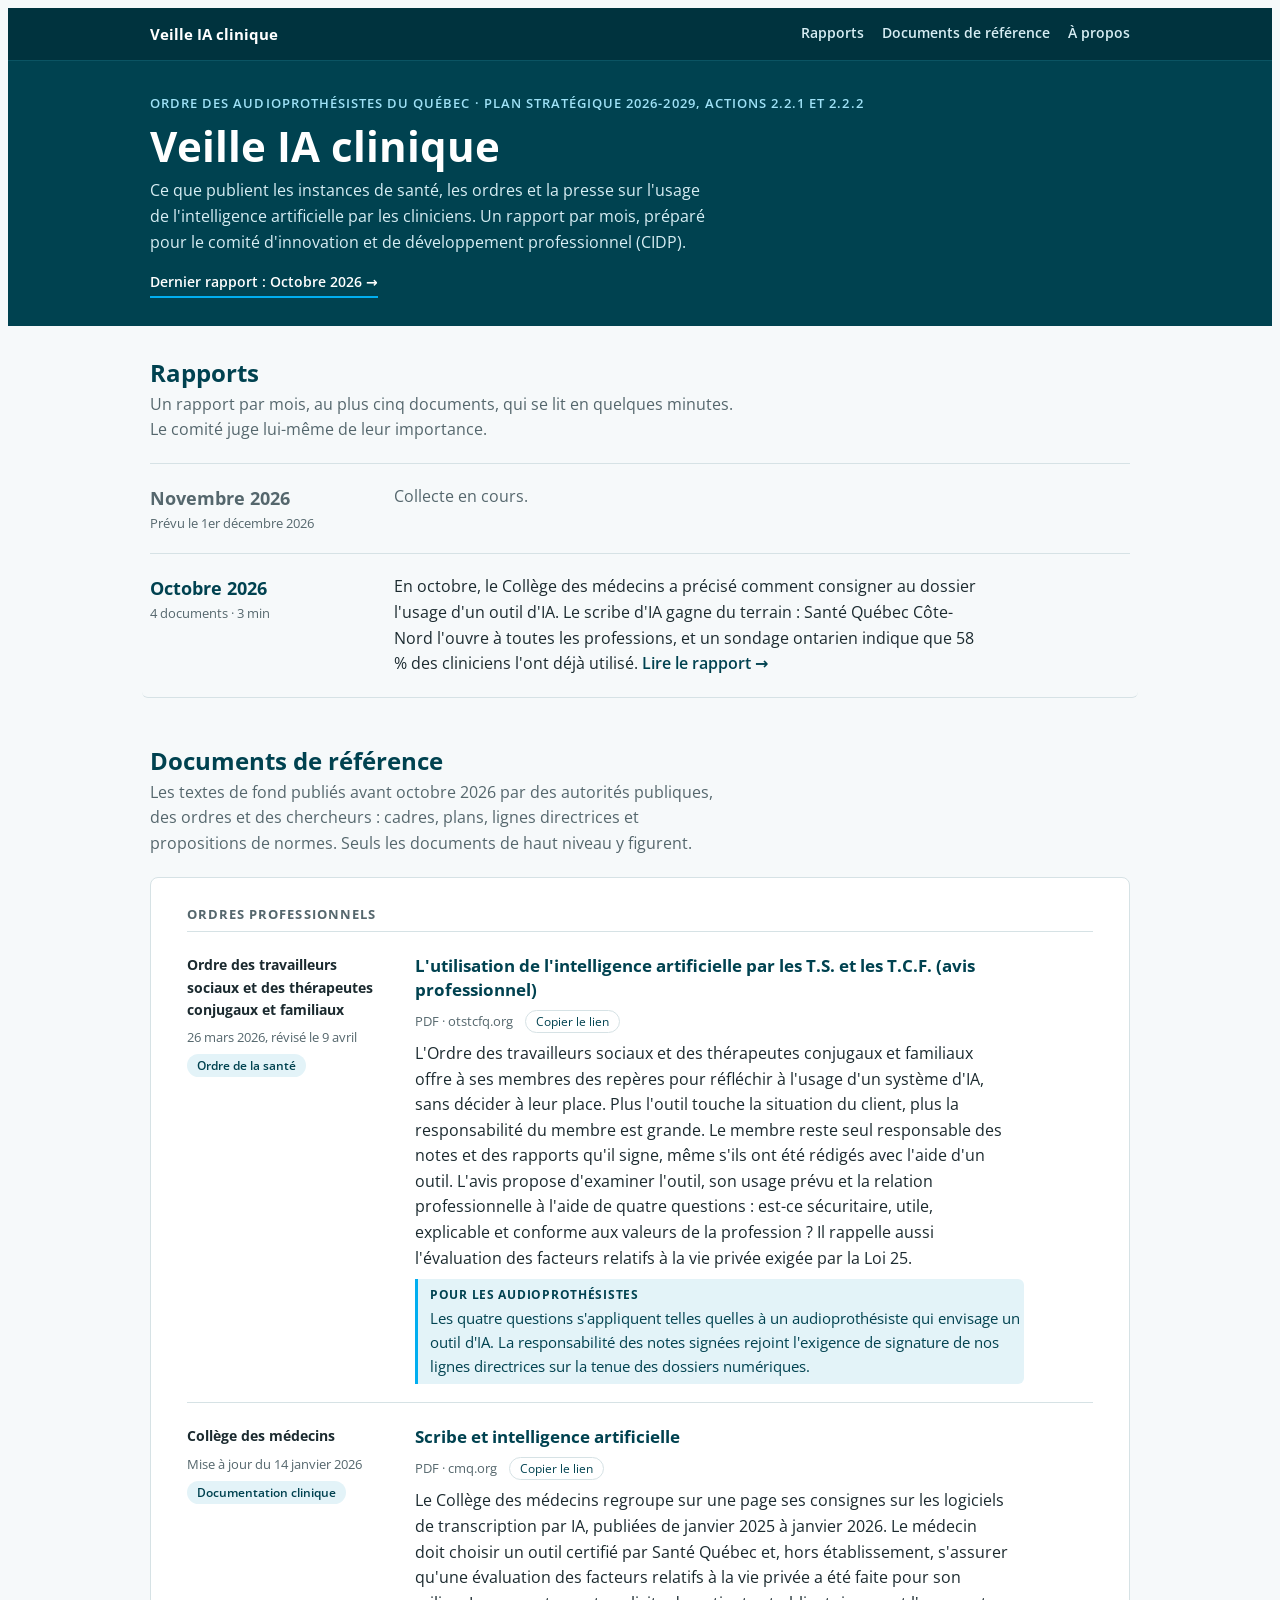
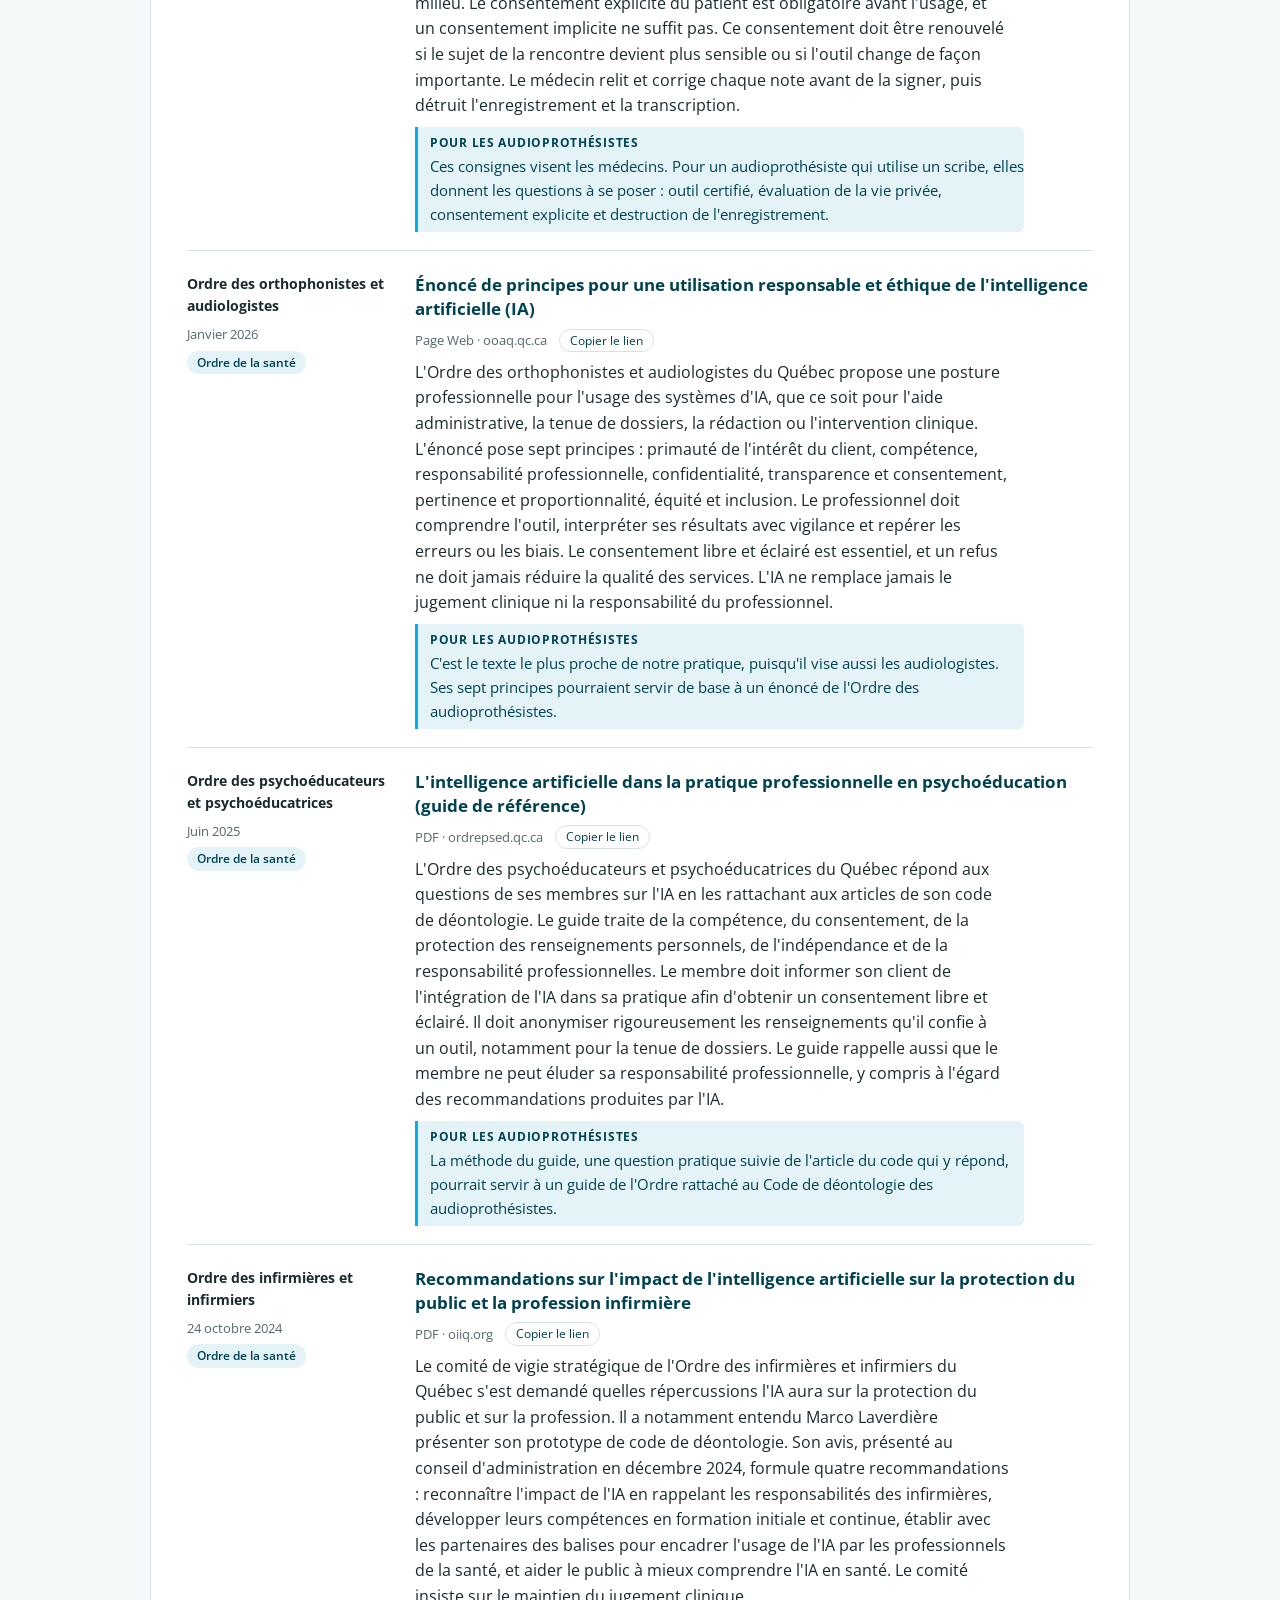
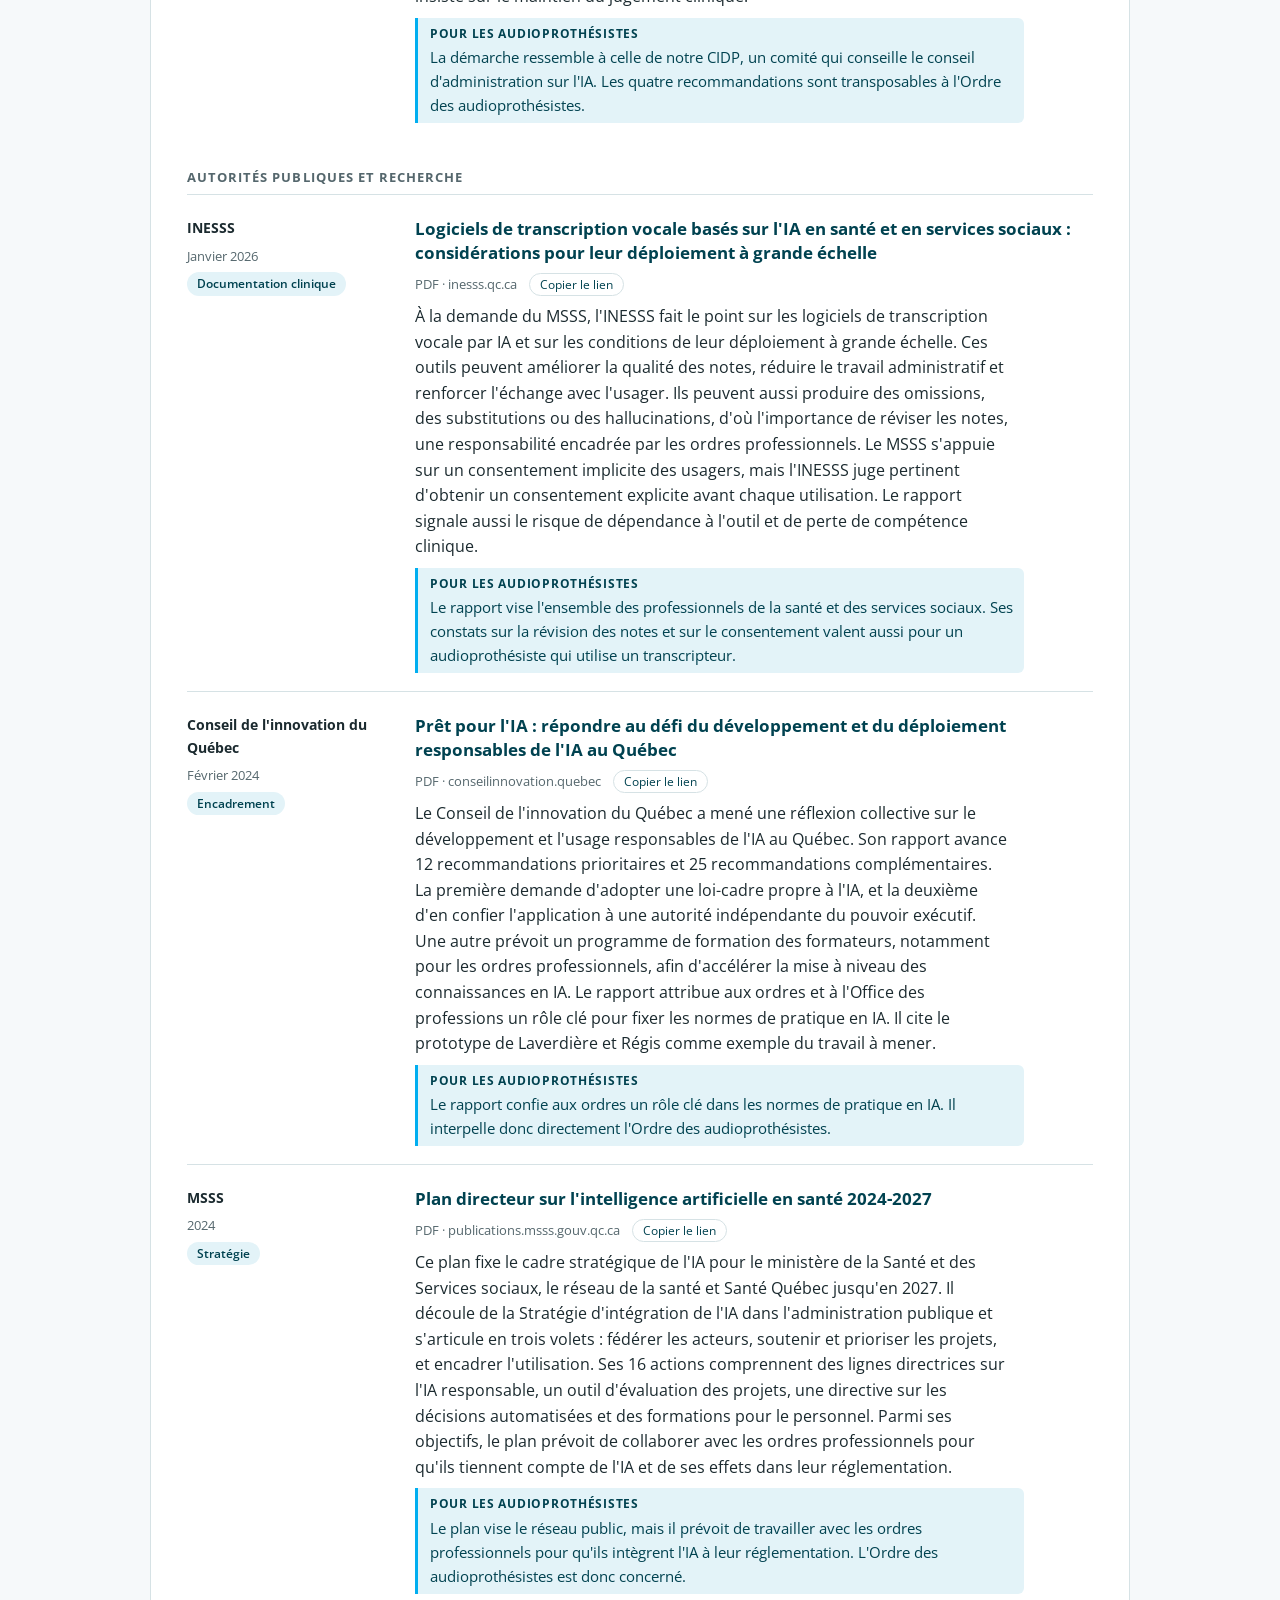
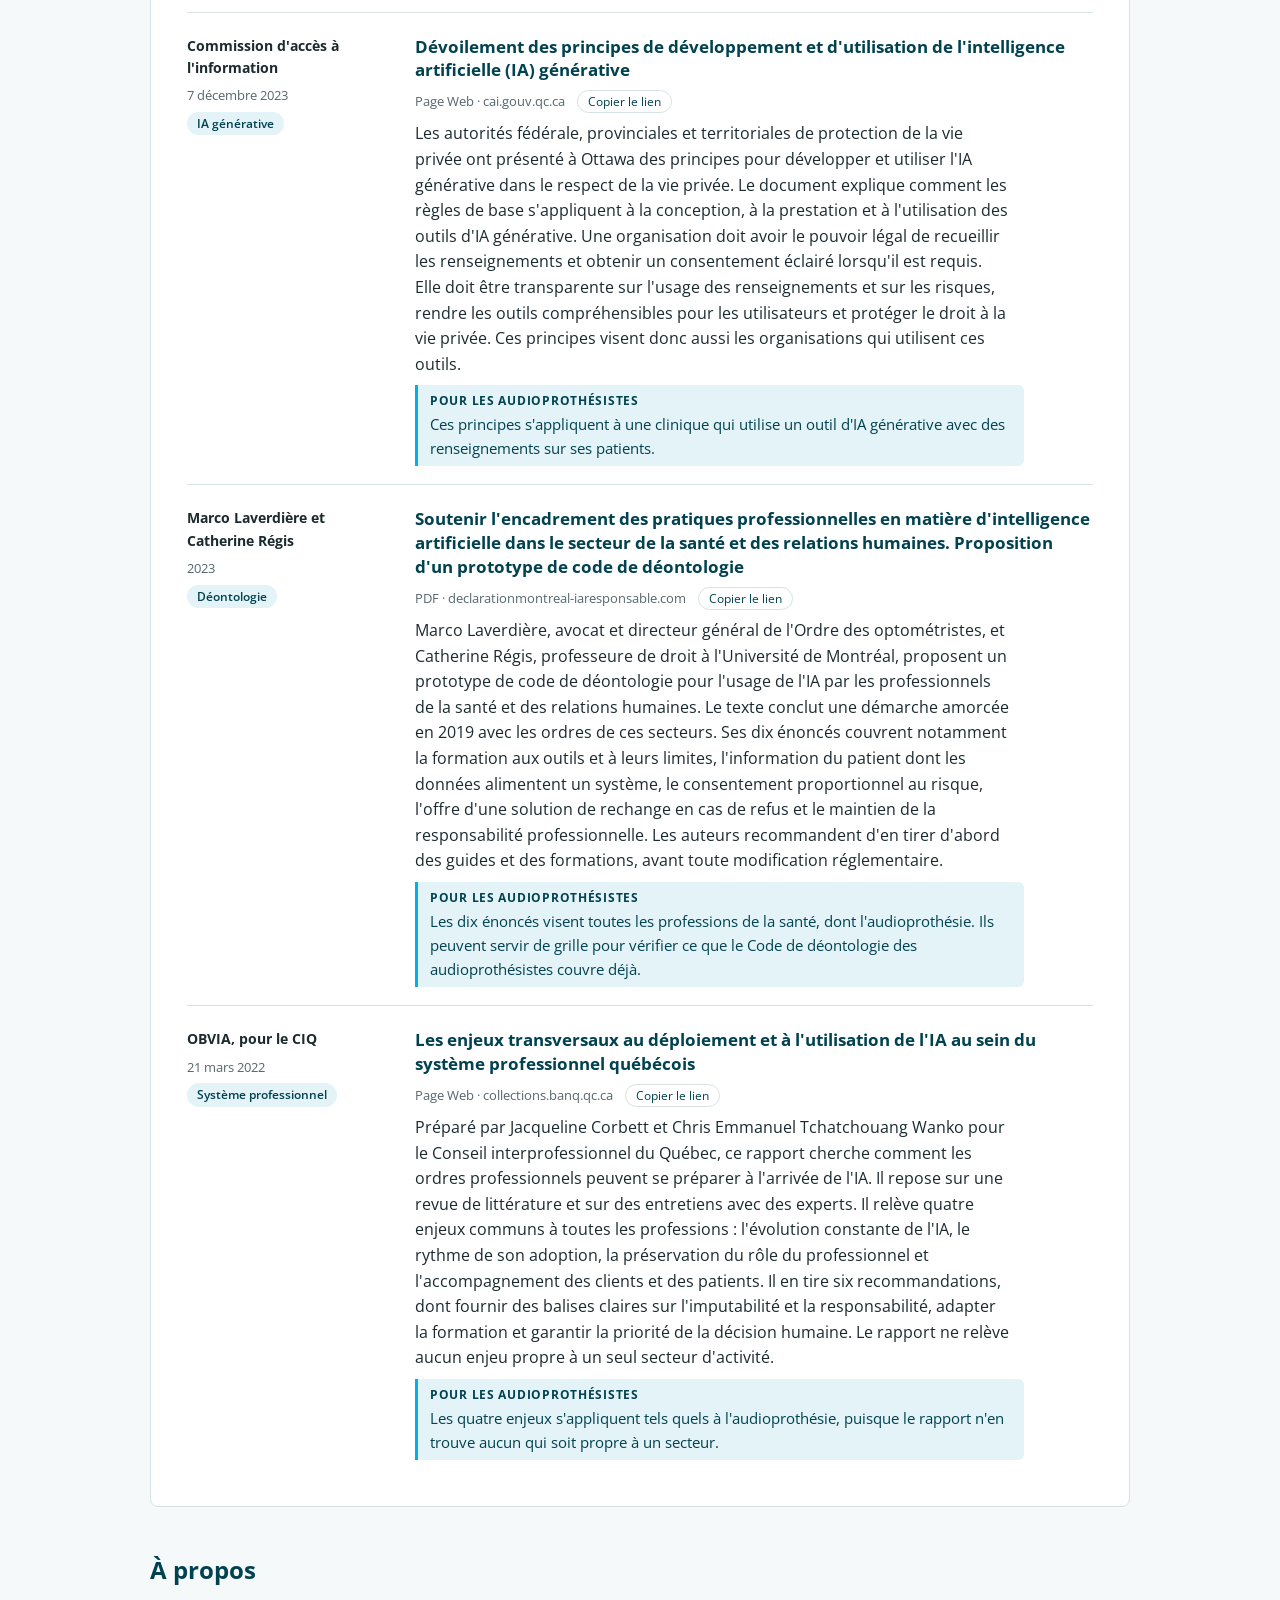
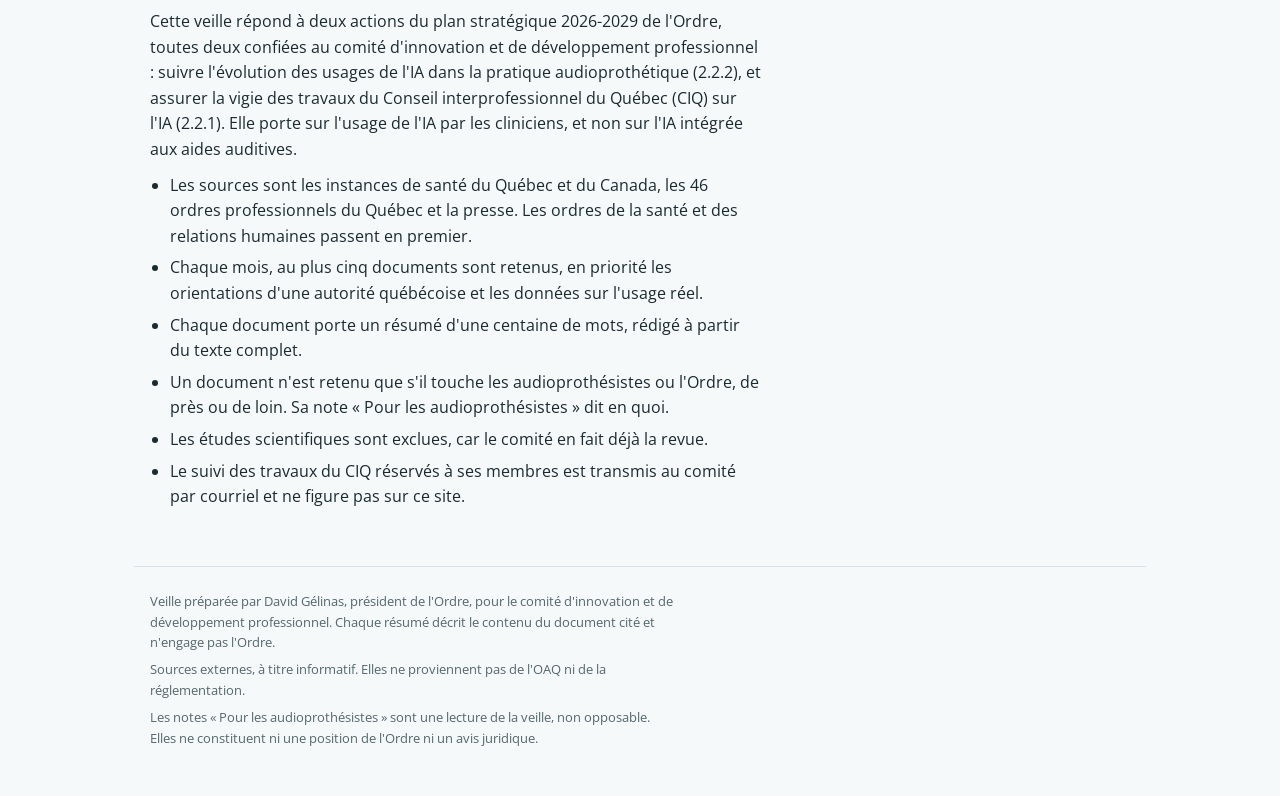
<file: index.html>
<!doctype html>
<html lang="fr-CA">
<head>
<meta charset="utf-8">
<meta name="viewport" content="width=device-width, initial-scale=1, viewport-fit=cover">
<title>Veille IA clinique</title>
<link rel="stylesheet" href="https://fonts.googleapis.com/css2?family=Open+Sans:ital,wght@0,400;0,600;0,700;1,400&amp;display=swap">
<link rel="stylesheet" href="assets/style.css">
</head>
<body>
<a class="sauter" href="#contenu">Aller au contenu</a>
<nav class="barre" aria-label="Navigation principale">
  <div class="cadre barre-interieur">
    <a class="marque" href="index.html">Veille IA clinique</a>
    <div class="barre-liens">
      <a href="index.html#rapports">Rapports</a>
      <a href="index.html#references">Documents de référence</a>
      <a href="index.html#a-propos">À propos</a>
    </div>
  </div>
</nav>
<header class="bandeau">
  <div class="cadre">
    <span class="surtitre">Ordre des audioprothésistes du Québec · Plan stratégique 2026-2029, actions 2.2.1 et 2.2.2</span>
    <h1>Veille IA clinique</h1>
    <p class="sous-titre">Ce que publient les instances de santé, les ordres et la presse sur l'usage de l'intelligence artificielle par les cliniciens. Un rapport par mois, préparé pour le comité d'innovation et de développement professionnel (CIDP).</p>
    <a class="dernier" href="rapports/2026-10.html">Dernier rapport : Octobre 2026 →</a>
  </div>
</header>
<main id="contenu">
  <div class="cadre">
    <section id="rapports" aria-labelledby="t-rapports">
      <div>
        <h2 id="t-rapports">Rapports</h2>
        <p class="intro">Un rapport par mois, au plus cinq documents, qui se lit en quelques minutes. Le comité juge lui-même de leur importance.</p>
      </div>
      <div class="liste-rapports">
        <div class="rapport-ligne a-venir">
          <div><div class="mois">Novembre 2026</div><div class="compte">Prévu le 1er décembre 2026</div></div>
          <p>Collecte en cours.</p>
        </div>
        <a class="rapport-ligne lien-bloc" href="rapports/2026-10.html">
          <div><div class="mois">Octobre 2026</div><div class="compte">4 documents · 3 min</div></div>
          <p>En octobre, le Collège des médecins a précisé comment consigner au dossier l&#x27;usage d&#x27;un outil d&#x27;IA. Le scribe d&#x27;IA gagne du terrain : Santé Québec Côte-Nord l&#x27;ouvre à toutes les professions, et un sondage ontarien indique que 58 % des cliniciens l&#x27;ont déjà utilisé. <span class="lire">Lire le rapport →</span></p>
        </a>
      </div>
    </section>
    <section id="references" aria-labelledby="t-ref">
      <div>
        <h2 id="t-ref">Documents de référence</h2>
        <p class="intro">Les textes de fond publiés avant octobre 2026 par des autorités publiques, des ordres et des chercheurs : cadres, plans, lignes directrices et propositions de normes. Seuls les documents de haut niveau y figurent.</p>
      </div>
      <div class="rapport" id="liste-references">
        <div class="rubrique">
          <h3>Ordres professionnels</h3>
        <div class="doc" id="ref-l-utilisation-de-l-intelligence-artificielle-par-les-t-s-et">
          <div class="meta"><span class="org">Ordre des travailleurs sociaux et des thérapeutes conjugaux et familiaux</span><time datetime="2026-03-26">26 mars 2026, révisé le 9 avril</time><span class="puce">Ordre de la santé</span></div>
          <div class="corps">
            <h4><a href="https://www.otstcfq.org/wp-content/uploads/2026/04/Avis-SIA-2026-03-26-Rev-1.pdf" target="_blank" rel="noopener">L&#x27;utilisation de l&#x27;intelligence artificielle par les T.S. et les T.C.F. (avis professionnel)</a></h4>
            <div class="source">PDF · otstcfq.org <button type="button" class="copier" data-ancre="ref-l-utilisation-de-l-intelligence-artificielle-par-les-t-s-et">Copier le lien</button></div>
            <p>L&#x27;Ordre des travailleurs sociaux et des thérapeutes conjugaux et familiaux offre à ses membres des repères pour réfléchir à l&#x27;usage d&#x27;un système d&#x27;IA, sans décider à leur place. Plus l&#x27;outil touche la situation du client, plus la responsabilité du membre est grande. Le membre reste seul responsable des notes et des rapports qu&#x27;il signe, même s&#x27;ils ont été rédigés avec l&#x27;aide d&#x27;un outil. L&#x27;avis propose d&#x27;examiner l&#x27;outil, son usage prévu et la relation professionnelle à l&#x27;aide de quatre questions : est-ce sécuritaire, utile, explicable et conforme aux valeurs de la profession ? Il rappelle aussi l&#x27;évaluation des facteurs relatifs à la vie privée exigée par la Loi 25.</p>
            <p class="audio"><span class="audio-tag">Pour les audioprothésistes</span> Les quatre questions s&#x27;appliquent telles quelles à un audioprothésiste qui envisage un outil d&#x27;IA. La responsabilité des notes signées rejoint l&#x27;exigence de signature de nos lignes directrices sur la tenue des dossiers numériques.</p>
          </div>
        </div>
        <div class="doc" id="ref-scribe-et-intelligence-artificielle">
          <div class="meta"><span class="org">Collège des médecins</span><time datetime="2026-01-14">Mise à jour du 14 janvier 2026</time><span class="puce">Documentation clinique</span></div>
          <div class="corps">
            <h4><a href="https://cms.cmq.org/files/documents/Pratiquer-medecine/IA/scribe-ia.pdf" target="_blank" rel="noopener">Scribe et intelligence artificielle</a></h4>
            <div class="source">PDF · cmq.org <button type="button" class="copier" data-ancre="ref-scribe-et-intelligence-artificielle">Copier le lien</button></div>
            <p>Le Collège des médecins regroupe sur une page ses consignes sur les logiciels de transcription par IA, publiées de janvier 2025 à janvier 2026. Le médecin doit choisir un outil certifié par Santé Québec et, hors établissement, s&#x27;assurer qu&#x27;une évaluation des facteurs relatifs à la vie privée a été faite pour son milieu. Le consentement explicite du patient est obligatoire avant l&#x27;usage, et un consentement implicite ne suffit pas. Ce consentement doit être renouvelé si le sujet de la rencontre devient plus sensible ou si l&#x27;outil change de façon importante. Le médecin relit et corrige chaque note avant de la signer, puis détruit l&#x27;enregistrement et la transcription.</p>
            <p class="audio"><span class="audio-tag">Pour les audioprothésistes</span> Ces consignes visent les médecins. Pour un audioprothésiste qui utilise un scribe, elles donnent les questions à se poser : outil certifié, évaluation de la vie privée, consentement explicite et destruction de l&#x27;enregistrement.</p>
          </div>
        </div>
        <div class="doc" id="ref-enonce-de-principes-pour-une-utilisation-responsable-et-ethi">
          <div class="meta"><span class="org">Ordre des orthophonistes et audiologistes</span><time datetime="2026-01">Janvier 2026</time><span class="puce">Ordre de la santé</span></div>
          <div class="corps">
            <h4><a href="https://www.ooaq.qc.ca/decouvrir/publications-medias/memoires/enonce-principes-utilisation-responsable-ethique-intelligence-artificielle-ia/" target="_blank" rel="noopener">Énoncé de principes pour une utilisation responsable et éthique de l&#x27;intelligence artificielle (IA)</a></h4>
            <div class="source">Page Web · ooaq.qc.ca <button type="button" class="copier" data-ancre="ref-enonce-de-principes-pour-une-utilisation-responsable-et-ethi">Copier le lien</button></div>
            <p>L&#x27;Ordre des orthophonistes et audiologistes du Québec propose une posture professionnelle pour l&#x27;usage des systèmes d&#x27;IA, que ce soit pour l&#x27;aide administrative, la tenue de dossiers, la rédaction ou l&#x27;intervention clinique. L&#x27;énoncé pose sept principes : primauté de l&#x27;intérêt du client, compétence, responsabilité professionnelle, confidentialité, transparence et consentement, pertinence et proportionnalité, équité et inclusion. Le professionnel doit comprendre l&#x27;outil, interpréter ses résultats avec vigilance et repérer les erreurs ou les biais. Le consentement libre et éclairé est essentiel, et un refus ne doit jamais réduire la qualité des services. L&#x27;IA ne remplace jamais le jugement clinique ni la responsabilité du professionnel.</p>
            <p class="audio"><span class="audio-tag">Pour les audioprothésistes</span> C&#x27;est le texte le plus proche de notre pratique, puisqu&#x27;il vise aussi les audiologistes. Ses sept principes pourraient servir de base à un énoncé de l&#x27;Ordre des audioprothésistes.</p>
          </div>
        </div>
        <div class="doc" id="ref-l-intelligence-artificielle-dans-la-pratique-professionnelle">
          <div class="meta"><span class="org">Ordre des psychoéducateurs et psychoéducatrices</span><time datetime="2025-06">Juin 2025</time><span class="puce">Ordre de la santé</span></div>
          <div class="corps">
            <h4><a href="https://ordrepsed.qc.ca/wp-content/uploads/2025/06/Lintelligence-artificielle-dans-la-pratique-professionnelle-en-psychoeducation-Guide-de-reference.pdf" target="_blank" rel="noopener">L&#x27;intelligence artificielle dans la pratique professionnelle en psychoéducation (guide de référence)</a></h4>
            <div class="source">PDF · ordrepsed.qc.ca <button type="button" class="copier" data-ancre="ref-l-intelligence-artificielle-dans-la-pratique-professionnelle">Copier le lien</button></div>
            <p>L&#x27;Ordre des psychoéducateurs et psychoéducatrices du Québec répond aux questions de ses membres sur l&#x27;IA en les rattachant aux articles de son code de déontologie. Le guide traite de la compétence, du consentement, de la protection des renseignements personnels, de l&#x27;indépendance et de la responsabilité professionnelles. Le membre doit informer son client de l&#x27;intégration de l&#x27;IA dans sa pratique afin d&#x27;obtenir un consentement libre et éclairé. Il doit anonymiser rigoureusement les renseignements qu&#x27;il confie à un outil, notamment pour la tenue de dossiers. Le guide rappelle aussi que le membre ne peut éluder sa responsabilité professionnelle, y compris à l&#x27;égard des recommandations produites par l&#x27;IA.</p>
            <p class="audio"><span class="audio-tag">Pour les audioprothésistes</span> La méthode du guide, une question pratique suivie de l&#x27;article du code qui y répond, pourrait servir à un guide de l&#x27;Ordre rattaché au Code de déontologie des audioprothésistes.</p>
          </div>
        </div>
        <div class="doc" id="ref-recommandations-sur-l-impact-de-l-intelligence-artificielle">
          <div class="meta"><span class="org">Ordre des infirmières et infirmiers</span><time datetime="2024-10-24">24 octobre 2024</time><span class="puce">Ordre de la santé</span></div>
          <div class="corps">
            <h4><a href="https://www.oiiq.org/documents/20147/1306047/Recommandations-sur-l-impact-de-l-intelligence-artificielle-sur-la-protection-du-public-et-la-profession-infirmiere.pdf" target="_blank" rel="noopener">Recommandations sur l&#x27;impact de l&#x27;intelligence artificielle sur la protection du public et la profession infirmière</a></h4>
            <div class="source">PDF · oiiq.org <button type="button" class="copier" data-ancre="ref-recommandations-sur-l-impact-de-l-intelligence-artificielle">Copier le lien</button></div>
            <p>Le comité de vigie stratégique de l&#x27;Ordre des infirmières et infirmiers du Québec s&#x27;est demandé quelles répercussions l&#x27;IA aura sur la protection du public et sur la profession. Il a notamment entendu Marco Laverdière présenter son prototype de code de déontologie. Son avis, présenté au conseil d&#x27;administration en décembre 2024, formule quatre recommandations : reconnaître l&#x27;impact de l&#x27;IA en rappelant les responsabilités des infirmières, développer leurs compétences en formation initiale et continue, établir avec les partenaires des balises pour encadrer l&#x27;usage de l&#x27;IA par les professionnels de la santé, et aider le public à mieux comprendre l&#x27;IA en santé. Le comité insiste sur le maintien du jugement clinique.</p>
            <p class="audio"><span class="audio-tag">Pour les audioprothésistes</span> La démarche ressemble à celle de notre CIDP, un comité qui conseille le conseil d&#x27;administration sur l&#x27;IA. Les quatre recommandations sont transposables à l&#x27;Ordre des audioprothésistes.</p>
          </div>
        </div>
        </div>
        <div class="rubrique">
          <h3>Autorités publiques et recherche</h3>
        <div class="doc" id="ref-logiciels-de-transcription-vocale-bases-sur-l-ia-en-sante-et">
          <div class="meta"><span class="org">INESSS</span><time datetime="2026-01">Janvier 2026</time><span class="puce">Documentation clinique</span></div>
          <div class="corps">
            <h4><a href="https://www.inesss.qc.ca/fileadmin/doc/INESSS/Rapports/Innov_non_pharma/Transcripteurs_IA_EC_INESSS.pdf" target="_blank" rel="noopener">Logiciels de transcription vocale basés sur l&#x27;IA en santé et en services sociaux : considérations pour leur déploiement à grande échelle</a></h4>
            <div class="source">PDF · inesss.qc.ca <button type="button" class="copier" data-ancre="ref-logiciels-de-transcription-vocale-bases-sur-l-ia-en-sante-et">Copier le lien</button></div>
            <p>À la demande du MSSS, l&#x27;INESSS fait le point sur les logiciels de transcription vocale par IA et sur les conditions de leur déploiement à grande échelle. Ces outils peuvent améliorer la qualité des notes, réduire le travail administratif et renforcer l&#x27;échange avec l&#x27;usager. Ils peuvent aussi produire des omissions, des substitutions ou des hallucinations, d&#x27;où l&#x27;importance de réviser les notes, une responsabilité encadrée par les ordres professionnels. Le MSSS s&#x27;appuie sur un consentement implicite des usagers, mais l&#x27;INESSS juge pertinent d&#x27;obtenir un consentement explicite avant chaque utilisation. Le rapport signale aussi le risque de dépendance à l&#x27;outil et de perte de compétence clinique.</p>
            <p class="audio"><span class="audio-tag">Pour les audioprothésistes</span> Le rapport vise l&#x27;ensemble des professionnels de la santé et des services sociaux. Ses constats sur la révision des notes et sur le consentement valent aussi pour un audioprothésiste qui utilise un transcripteur.</p>
          </div>
        </div>
        <div class="doc" id="ref-pret-pour-l-ia-repondre-au-defi-du-developpement-et-du-deplo">
          <div class="meta"><span class="org">Conseil de l&#x27;innovation du Québec</span><time datetime="2024-02">Février 2024</time><span class="puce">Encadrement</span></div>
          <div class="corps">
            <h4><a href="https://conseilinnovation.quebec/wp-content/uploads/2024/02/Rapport_IA_CIQ.pdf" target="_blank" rel="noopener">Prêt pour l&#x27;IA : répondre au défi du développement et du déploiement responsables de l&#x27;IA au Québec</a></h4>
            <div class="source">PDF · conseilinnovation.quebec <button type="button" class="copier" data-ancre="ref-pret-pour-l-ia-repondre-au-defi-du-developpement-et-du-deplo">Copier le lien</button></div>
            <p>Le Conseil de l&#x27;innovation du Québec a mené une réflexion collective sur le développement et l&#x27;usage responsables de l&#x27;IA au Québec. Son rapport avance 12 recommandations prioritaires et 25 recommandations complémentaires. La première demande d&#x27;adopter une loi-cadre propre à l&#x27;IA, et la deuxième d&#x27;en confier l&#x27;application à une autorité indépendante du pouvoir exécutif. Une autre prévoit un programme de formation des formateurs, notamment pour les ordres professionnels, afin d&#x27;accélérer la mise à niveau des connaissances en IA. Le rapport attribue aux ordres et à l&#x27;Office des professions un rôle clé pour fixer les normes de pratique en IA. Il cite le prototype de Laverdière et Régis comme exemple du travail à mener.</p>
            <p class="audio"><span class="audio-tag">Pour les audioprothésistes</span> Le rapport confie aux ordres un rôle clé dans les normes de pratique en IA. Il interpelle donc directement l&#x27;Ordre des audioprothésistes.</p>
          </div>
        </div>
        <div class="doc" id="ref-plan-directeur-sur-l-intelligence-artificielle-en-sante-2024">
          <div class="meta"><span class="org">MSSS</span><time datetime="2024">2024</time><span class="puce">Stratégie</span></div>
          <div class="corps">
            <h4><a href="https://publications.msss.gouv.qc.ca/msss/fichiers/2024/24-218-03W.pdf" target="_blank" rel="noopener">Plan directeur sur l&#x27;intelligence artificielle en santé 2024-2027</a></h4>
            <div class="source">PDF · publications.msss.gouv.qc.ca <button type="button" class="copier" data-ancre="ref-plan-directeur-sur-l-intelligence-artificielle-en-sante-2024">Copier le lien</button></div>
            <p>Ce plan fixe le cadre stratégique de l&#x27;IA pour le ministère de la Santé et des Services sociaux, le réseau de la santé et Santé Québec jusqu&#x27;en 2027. Il découle de la Stratégie d&#x27;intégration de l&#x27;IA dans l&#x27;administration publique et s&#x27;articule en trois volets : fédérer les acteurs, soutenir et prioriser les projets, et encadrer l&#x27;utilisation. Ses 16 actions comprennent des lignes directrices sur l&#x27;IA responsable, un outil d&#x27;évaluation des projets, une directive sur les décisions automatisées et des formations pour le personnel. Parmi ses objectifs, le plan prévoit de collaborer avec les ordres professionnels pour qu&#x27;ils tiennent compte de l&#x27;IA et de ses effets dans leur réglementation.</p>
            <p class="audio"><span class="audio-tag">Pour les audioprothésistes</span> Le plan vise le réseau public, mais il prévoit de travailler avec les ordres professionnels pour qu&#x27;ils intègrent l&#x27;IA à leur réglementation. L&#x27;Ordre des audioprothésistes est donc concerné.</p>
          </div>
        </div>
        <div class="doc" id="ref-devoilement-des-principes-de-developpement-et-d-utilisation">
          <div class="meta"><span class="org">Commission d&#x27;accès à l&#x27;information</span><time datetime="2023-12-07">7 décembre 2023</time><span class="puce">IA générative</span></div>
          <div class="corps">
            <h4><a href="https://www.cai.gouv.qc.ca/actualites/devoilement-principes-developpement-et-utilisation-intelligence-artificielle-ia-generative" target="_blank" rel="noopener">Dévoilement des principes de développement et d&#x27;utilisation de l&#x27;intelligence artificielle (IA) générative</a></h4>
            <div class="source">Page Web · cai.gouv.qc.ca <button type="button" class="copier" data-ancre="ref-devoilement-des-principes-de-developpement-et-d-utilisation">Copier le lien</button></div>
            <p>Les autorités fédérale, provinciales et territoriales de protection de la vie privée ont présenté à Ottawa des principes pour développer et utiliser l&#x27;IA générative dans le respect de la vie privée. Le document explique comment les règles de base s&#x27;appliquent à la conception, à la prestation et à l&#x27;utilisation des outils d&#x27;IA générative. Une organisation doit avoir le pouvoir légal de recueillir les renseignements et obtenir un consentement éclairé lorsqu&#x27;il est requis. Elle doit être transparente sur l&#x27;usage des renseignements et sur les risques, rendre les outils compréhensibles pour les utilisateurs et protéger le droit à la vie privée. Ces principes visent donc aussi les organisations qui utilisent ces outils.</p>
            <p class="audio"><span class="audio-tag">Pour les audioprothésistes</span> Ces principes s&#x27;appliquent à une clinique qui utilise un outil d&#x27;IA générative avec des renseignements sur ses patients.</p>
          </div>
        </div>
        <div class="doc" id="ref-soutenir-l-encadrement-des-pratiques-professionnelles-en-mat">
          <div class="meta"><span class="org">Marco Laverdière et Catherine Régis</span><time datetime="2023">2023</time><span class="puce">Déontologie</span></div>
          <div class="corps">
            <h4><a href="https://declarationmontreal-iaresponsable.com/wp-content/uploads/2023/02/IA_code_deontologie_sante_V2.pdf" target="_blank" rel="noopener">Soutenir l&#x27;encadrement des pratiques professionnelles en matière d&#x27;intelligence artificielle dans le secteur de la santé et des relations humaines. Proposition d&#x27;un prototype de code de déontologie</a></h4>
            <div class="source">PDF · declarationmontreal-iaresponsable.com <button type="button" class="copier" data-ancre="ref-soutenir-l-encadrement-des-pratiques-professionnelles-en-mat">Copier le lien</button></div>
            <p>Marco Laverdière, avocat et directeur général de l&#x27;Ordre des optométristes, et Catherine Régis, professeure de droit à l&#x27;Université de Montréal, proposent un prototype de code de déontologie pour l&#x27;usage de l&#x27;IA par les professionnels de la santé et des relations humaines. Le texte conclut une démarche amorcée en 2019 avec les ordres de ces secteurs. Ses dix énoncés couvrent notamment la formation aux outils et à leurs limites, l&#x27;information du patient dont les données alimentent un système, le consentement proportionnel au risque, l&#x27;offre d&#x27;une solution de rechange en cas de refus et le maintien de la responsabilité professionnelle. Les auteurs recommandent d&#x27;en tirer d&#x27;abord des guides et des formations, avant toute modification réglementaire.</p>
            <p class="audio"><span class="audio-tag">Pour les audioprothésistes</span> Les dix énoncés visent toutes les professions de la santé, dont l&#x27;audioprothésie. Ils peuvent servir de grille pour vérifier ce que le Code de déontologie des audioprothésistes couvre déjà.</p>
          </div>
        </div>
        <div class="doc" id="ref-les-enjeux-transversaux-au-deploiement-et-a-l-utilisation-de">
          <div class="meta"><span class="org">OBVIA, pour le CIQ</span><time datetime="2022-03-21">21 mars 2022</time><span class="puce">Système professionnel</span></div>
          <div class="corps">
            <h4><a href="https://collections.banq.qc.ca/document/s/t/l4tBbgnQzgwV4Qays0_kVA" target="_blank" rel="noopener">Les enjeux transversaux au déploiement et à l&#x27;utilisation de l&#x27;IA au sein du système professionnel québécois</a></h4>
            <div class="source">Page Web · collections.banq.qc.ca <button type="button" class="copier" data-ancre="ref-les-enjeux-transversaux-au-deploiement-et-a-l-utilisation-de">Copier le lien</button></div>
            <p>Préparé par Jacqueline Corbett et Chris Emmanuel Tchatchouang Wanko pour le Conseil interprofessionnel du Québec, ce rapport cherche comment les ordres professionnels peuvent se préparer à l&#x27;arrivée de l&#x27;IA. Il repose sur une revue de littérature et sur des entretiens avec des experts. Il relève quatre enjeux communs à toutes les professions : l&#x27;évolution constante de l&#x27;IA, le rythme de son adoption, la préservation du rôle du professionnel et l&#x27;accompagnement des clients et des patients. Il en tire six recommandations, dont fournir des balises claires sur l&#x27;imputabilité et la responsabilité, adapter la formation et garantir la priorité de la décision humaine. Le rapport ne relève aucun enjeu propre à un seul secteur d&#x27;activité.</p>
            <p class="audio"><span class="audio-tag">Pour les audioprothésistes</span> Les quatre enjeux s&#x27;appliquent tels quels à l&#x27;audioprothésie, puisque le rapport n&#x27;en trouve aucun qui soit propre à un secteur.</p>
          </div>
        </div>
        </div>
      </div>
    </section>
    <section id="a-propos" aria-labelledby="t-apropos">
      <div>
        <h2 id="t-apropos">À propos</h2>
      </div>
      <div class="apropos">
        <p>Cette veille répond à deux actions du plan stratégique 2026-2029 de l'Ordre, toutes deux confiées au comité d'innovation et de développement professionnel : suivre l'évolution des usages de l'IA dans la pratique audioprothétique (2.2.2), et assurer la vigie des travaux du Conseil interprofessionnel du Québec (CIQ) sur l'IA (2.2.1). Elle porte sur l'usage de l'IA par les cliniciens, et non sur l'IA intégrée aux aides auditives.</p>
        <ul>
          <li>Les sources sont les instances de santé du Québec et du Canada, les 46 ordres professionnels du Québec et la presse. Les ordres de la santé et des relations humaines passent en premier.</li>
          <li>Chaque mois, au plus cinq documents sont retenus, en priorité les orientations d'une autorité québécoise et les données sur l'usage réel.</li>
          <li>Chaque document porte un résumé d'une centaine de mots, rédigé à partir du texte complet.</li>
          <li>Un document n'est retenu que s'il touche les audioprothésistes ou l'Ordre, de près ou de loin. Sa note « Pour les audioprothésistes » dit en quoi.</li>
          <li>Les études scientifiques sont exclues, car le comité en fait déjà la revue.</li>
          <li>Le suivi des travaux du CIQ réservés à ses membres est transmis au comité par courriel et ne figure pas sur ce site.</li>
        </ul>
      </div>
    </section>
  </div>
</main>
<footer>
  <div class="cadre">
    <p>Veille préparée par David Gélinas, président de l'Ordre, pour le comité d'innovation et de développement professionnel. Chaque résumé décrit le contenu du document cité et n'engage pas l'Ordre.</p>
    <p>Sources externes, à titre informatif. Elles ne proviennent pas de l'OAQ ni de la réglementation.</p>
    <p>Les notes « Pour les audioprothésistes » sont une lecture de la veille, non opposable. Elles ne constituent ni une position de l'Ordre ni un avis juridique.</p>
  </div>
</footer>
<script>
(function () {
  if (window.matchMedia && window.matchMedia("(max-width: 860px)").matches) {
    document.querySelectorAll(".sommaire details").forEach(function (d) { d.open = false; });
  }
  document.querySelectorAll("button.copier").forEach(function (b) {
    b.addEventListener("click", function () {
      var url = location.href.split("#")[0] + "#" + b.getAttribute("data-ancre");
      var fini = function () { b.textContent = "Lien copié"; setTimeout(function () { b.textContent = "Copier le lien"; }, 2000); };
      if (navigator.clipboard) navigator.clipboard.writeText(url).then(fini, function () { location.hash = b.getAttribute("data-ancre"); });
      else location.hash = b.getAttribute("data-ancre");
    });
  });
})();
</script>
</body>
</html>
</file>
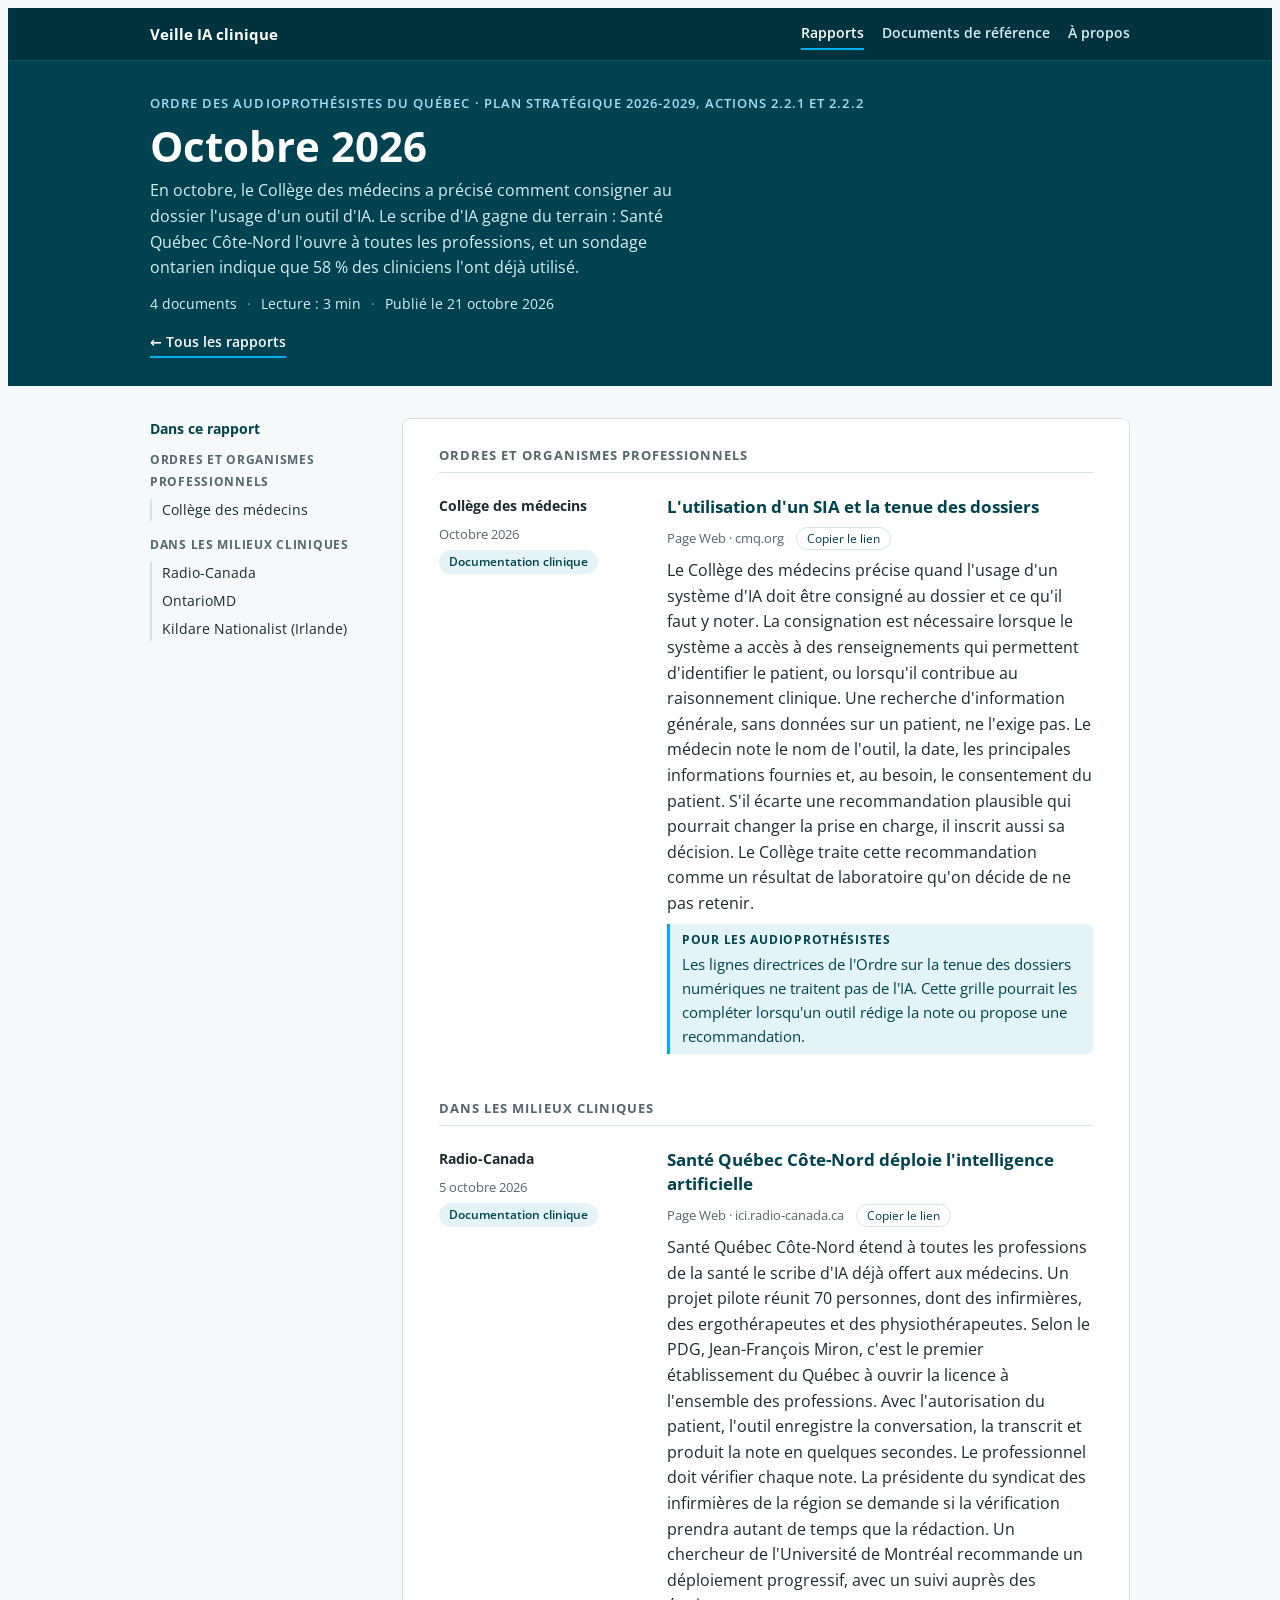
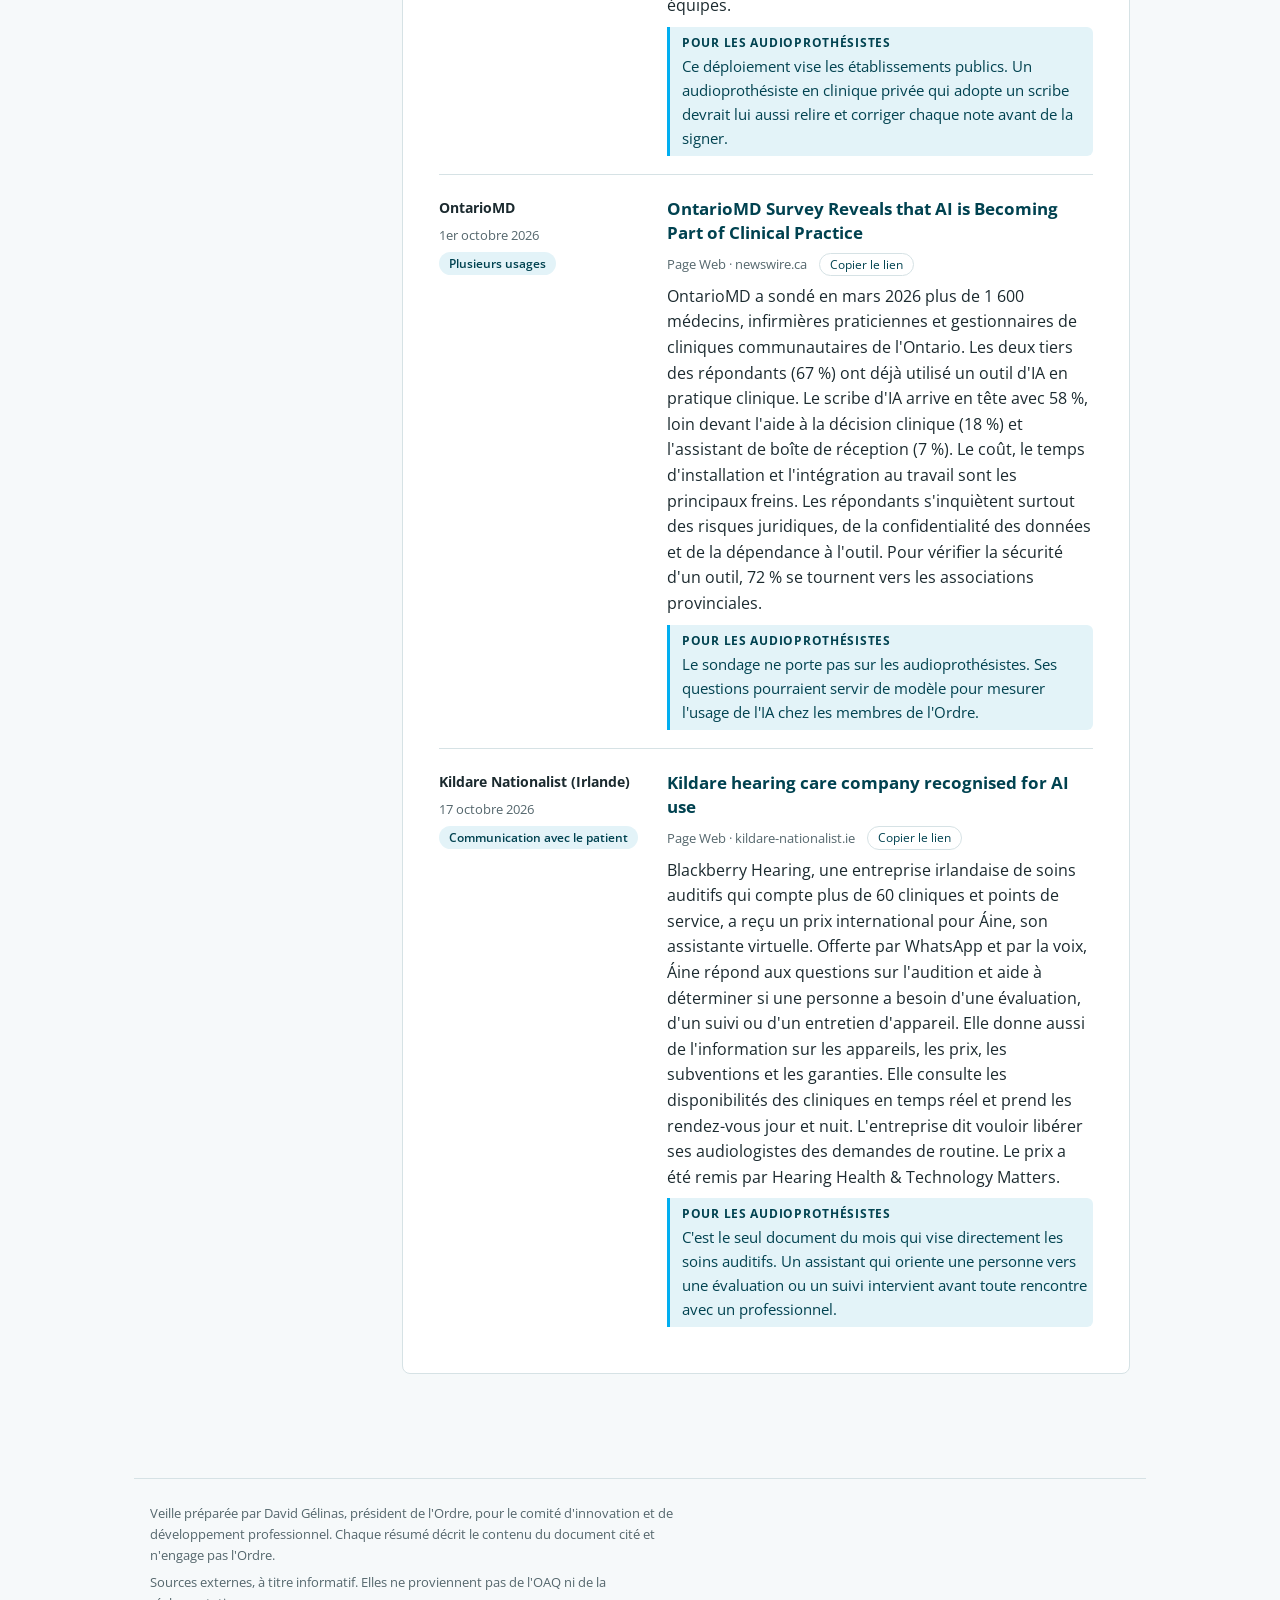
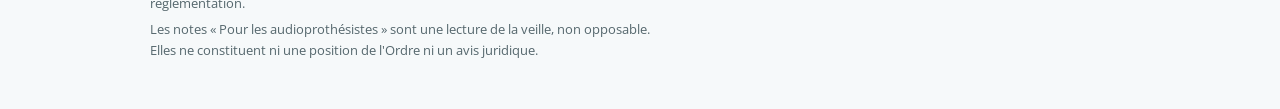
<file: rapports/2026-10.html>
<!doctype html>
<html lang="fr-CA">
<head>
<meta charset="utf-8">
<meta name="viewport" content="width=device-width, initial-scale=1, viewport-fit=cover">
<title>Veille IA clinique, Octobre 2026</title>
<link rel="stylesheet" href="https://fonts.googleapis.com/css2?family=Open+Sans:ital,wght@0,400;0,600;0,700;1,400&amp;display=swap">
<link rel="stylesheet" href="../assets/style.css">
</head>
<body>
<a class="sauter" href="#contenu">Aller au contenu</a>
<nav class="barre" aria-label="Navigation principale">
  <div class="cadre barre-interieur">
    <a class="marque" href="../index.html">Veille IA clinique</a>
    <div class="barre-liens">
      <a href="../index.html#rapports" aria-current="page">Rapports</a>
      <a href="../index.html#references">Documents de référence</a>
      <a href="../index.html#a-propos">À propos</a>
    </div>
  </div>
</nav>
<header class="bandeau">
  <div class="cadre">
    <span class="surtitre">Ordre des audioprothésistes du Québec · Plan stratégique 2026-2029, actions 2.2.1 et 2.2.2</span>
    <h1 id="t-rapport">Octobre 2026</h1>
    <p class="sous-titre">En octobre, le Collège des médecins a précisé comment consigner au dossier l&#x27;usage d&#x27;un outil d&#x27;IA. Le scribe d&#x27;IA gagne du terrain : Santé Québec Côte-Nord l&#x27;ouvre à toutes les professions, et un sondage ontarien indique que 58 % des cliniciens l&#x27;ont déjà utilisé.</p>
    <p class="faits"><span>4 documents</span><span>Lecture : 3 min</span><span>Publié le 21 octobre 2026</span></p>
    <a class="retour" href="../index.html#rapports">← Tous les rapports</a>
  </div>
</header>
<main id="contenu">
  <div class="cadre">
    <div class="rapport-grille">
      <aside class="sommaire" aria-label="Dans ce rapport">
        <details open>
          <summary>Dans ce rapport</summary>
          <ol>
        <li><span class="som-rub">Ordres et organismes professionnels</span>
          <ol>
            <li><a href="#l-utilisation-d-un-sia-et-la-tenue-des-dossiers">Collège des médecins</a></li>
          </ol></li>
        <li><span class="som-rub">Dans les milieux cliniques</span>
          <ol>
            <li><a href="#sante-quebec-cote-nord-deploie-l-intelligence-artificielle">Radio-Canada</a></li>
            <li><a href="#ontariomd-survey-reveals-that-ai-is-becoming-part-of-clinica">OntarioMD</a></li>
            <li><a href="#kildare-hearing-care-company-recognised-for-ai-use">Kildare Nationalist (Irlande)</a></li>
          </ol></li>
          </ol>
        </details>
      </aside>
      <article class="rapport" id="documents" aria-labelledby="t-rapport">
      <div class="rubrique">
        <h3>Ordres et organismes professionnels</h3>
        <div class="doc" id="l-utilisation-d-un-sia-et-la-tenue-des-dossiers">
          <div class="meta"><span class="org">Collège des médecins</span><time datetime="2026-10">Octobre 2026</time><span class="puce">Documentation clinique</span></div>
          <div class="corps">
            <h4><a href="https://www.cmq.org/fr/pratiquer-la-medecine/informations-clinique/intelligence-artificielle/sia-tenue-dossiers" target="_blank" rel="noopener">L&#x27;utilisation d&#x27;un SIA et la tenue des dossiers</a></h4>
            <div class="source">Page Web · cmq.org <button type="button" class="copier" data-ancre="l-utilisation-d-un-sia-et-la-tenue-des-dossiers">Copier le lien</button></div>
            <p>Le Collège des médecins précise quand l&#x27;usage d&#x27;un système d&#x27;IA doit être consigné au dossier et ce qu&#x27;il faut y noter. La consignation est nécessaire lorsque le système a accès à des renseignements qui permettent d&#x27;identifier le patient, ou lorsqu&#x27;il contribue au raisonnement clinique. Une recherche d&#x27;information générale, sans données sur un patient, ne l&#x27;exige pas. Le médecin note le nom de l&#x27;outil, la date, les principales informations fournies et, au besoin, le consentement du patient. S&#x27;il écarte une recommandation plausible qui pourrait changer la prise en charge, il inscrit aussi sa décision. Le Collège traite cette recommandation comme un résultat de laboratoire qu&#x27;on décide de ne pas retenir.</p>
            <p class="audio"><span class="audio-tag">Pour les audioprothésistes</span> Les lignes directrices de l&#x27;Ordre sur la tenue des dossiers numériques ne traitent pas de l&#x27;IA. Cette grille pourrait les compléter lorsqu&#x27;un outil rédige la note ou propose une recommandation.</p>
          </div>
        </div>
      </div>
      <div class="rubrique">
        <h3>Dans les milieux cliniques</h3>
        <div class="doc" id="sante-quebec-cote-nord-deploie-l-intelligence-artificielle">
          <div class="meta"><span class="org">Radio-Canada</span><time datetime="2026-10-05">5 octobre 2026</time><span class="puce">Documentation clinique</span></div>
          <div class="corps">
            <h4><a href="https://ici.radio-canada.ca/nouvelle/2289544/ia-medical-prise-note-scribe" target="_blank" rel="noopener">Santé Québec Côte-Nord déploie l&#x27;intelligence artificielle</a></h4>
            <div class="source">Page Web · ici.radio-canada.ca <button type="button" class="copier" data-ancre="sante-quebec-cote-nord-deploie-l-intelligence-artificielle">Copier le lien</button></div>
            <p>Santé Québec Côte-Nord étend à toutes les professions de la santé le scribe d&#x27;IA déjà offert aux médecins. Un projet pilote réunit 70 personnes, dont des infirmières, des ergothérapeutes et des physiothérapeutes. Selon le PDG, Jean-François Miron, c&#x27;est le premier établissement du Québec à ouvrir la licence à l&#x27;ensemble des professions. Avec l&#x27;autorisation du patient, l&#x27;outil enregistre la conversation, la transcrit et produit la note en quelques secondes. Le professionnel doit vérifier chaque note. La présidente du syndicat des infirmières de la région se demande si la vérification prendra autant de temps que la rédaction. Un chercheur de l&#x27;Université de Montréal recommande un déploiement progressif, avec un suivi auprès des équipes.</p>
            <p class="audio"><span class="audio-tag">Pour les audioprothésistes</span> Ce déploiement vise les établissements publics. Un audioprothésiste en clinique privée qui adopte un scribe devrait lui aussi relire et corriger chaque note avant de la signer.</p>
          </div>
        </div>
        <div class="doc" id="ontariomd-survey-reveals-that-ai-is-becoming-part-of-clinica">
          <div class="meta"><span class="org">OntarioMD</span><time datetime="2026-10-01">1er octobre 2026</time><span class="puce">Plusieurs usages</span></div>
          <div class="corps">
            <h4><a href="https://www.newswire.ca/news-releases/ontariomd-survey-reveals-that-ai-is-becoming-part-of-clinical-practice-877359823.html" target="_blank" rel="noopener">OntarioMD Survey Reveals that AI is Becoming Part of Clinical Practice</a></h4>
            <div class="source">Page Web · newswire.ca <button type="button" class="copier" data-ancre="ontariomd-survey-reveals-that-ai-is-becoming-part-of-clinica">Copier le lien</button></div>
            <p>OntarioMD a sondé en mars 2026 plus de 1 600 médecins, infirmières praticiennes et gestionnaires de cliniques communautaires de l&#x27;Ontario. Les deux tiers des répondants (67 %) ont déjà utilisé un outil d&#x27;IA en pratique clinique. Le scribe d&#x27;IA arrive en tête avec 58 %, loin devant l&#x27;aide à la décision clinique (18 %) et l&#x27;assistant de boîte de réception (7 %). Le coût, le temps d&#x27;installation et l&#x27;intégration au travail sont les principaux freins. Les répondants s&#x27;inquiètent surtout des risques juridiques, de la confidentialité des données et de la dépendance à l&#x27;outil. Pour vérifier la sécurité d&#x27;un outil, 72 % se tournent vers les associations provinciales.</p>
            <p class="audio"><span class="audio-tag">Pour les audioprothésistes</span> Le sondage ne porte pas sur les audioprothésistes. Ses questions pourraient servir de modèle pour mesurer l&#x27;usage de l&#x27;IA chez les membres de l&#x27;Ordre.</p>
          </div>
        </div>
        <div class="doc" id="kildare-hearing-care-company-recognised-for-ai-use">
          <div class="meta"><span class="org">Kildare Nationalist (Irlande)</span><time datetime="2026-10-17">17 octobre 2026</time><span class="puce">Communication avec le patient</span></div>
          <div class="corps">
            <h4><a href="https://www.kildare-nationalist.ie/news/kildare-hearing-care-company-recognised-for-ai-use_arid-20331309.html" target="_blank" rel="noopener">Kildare hearing care company recognised for AI use</a></h4>
            <div class="source">Page Web · kildare-nationalist.ie <button type="button" class="copier" data-ancre="kildare-hearing-care-company-recognised-for-ai-use">Copier le lien</button></div>
            <p>Blackberry Hearing, une entreprise irlandaise de soins auditifs qui compte plus de 60 cliniques et points de service, a reçu un prix international pour Áine, son assistante virtuelle. Offerte par WhatsApp et par la voix, Áine répond aux questions sur l&#x27;audition et aide à déterminer si une personne a besoin d&#x27;une évaluation, d&#x27;un suivi ou d&#x27;un entretien d&#x27;appareil. Elle donne aussi de l&#x27;information sur les appareils, les prix, les subventions et les garanties. Elle consulte les disponibilités des cliniques en temps réel et prend les rendez-vous jour et nuit. L&#x27;entreprise dit vouloir libérer ses audiologistes des demandes de routine. Le prix a été remis par Hearing Health &amp; Technology Matters.</p>
            <p class="audio"><span class="audio-tag">Pour les audioprothésistes</span> C&#x27;est le seul document du mois qui vise directement les soins auditifs. Un assistant qui oriente une personne vers une évaluation ou un suivi intervient avant toute rencontre avec un professionnel.</p>
          </div>
        </div>
      </div>
      </article>
    </div>
    <nav class="suite" aria-label="Autres rapports">
      <span></span>
      <span></span>
    </nav>
  </div>
</main>
<footer>
  <div class="cadre">
    <p>Veille préparée par David Gélinas, président de l'Ordre, pour le comité d'innovation et de développement professionnel. Chaque résumé décrit le contenu du document cité et n'engage pas l'Ordre.</p>
    <p>Sources externes, à titre informatif. Elles ne proviennent pas de l'OAQ ni de la réglementation.</p>
    <p>Les notes « Pour les audioprothésistes » sont une lecture de la veille, non opposable. Elles ne constituent ni une position de l'Ordre ni un avis juridique.</p>
  </div>
</footer>
<script>
(function () {
  if (window.matchMedia && window.matchMedia("(max-width: 860px)").matches) {
    document.querySelectorAll(".sommaire details").forEach(function (d) { d.open = false; });
  }
  document.querySelectorAll("button.copier").forEach(function (b) {
    b.addEventListener("click", function () {
      var url = location.href.split("#")[0] + "#" + b.getAttribute("data-ancre");
      var fini = function () { b.textContent = "Lien copié"; setTimeout(function () { b.textContent = "Copier le lien"; }, 2000); };
      if (navigator.clipboard) navigator.clipboard.writeText(url).then(fini, function () { location.hash = b.getAttribute("data-ancre"); });
      else location.hash = b.getAttribute("data-ancre");
    });
  });
})();
</script>
</body>
</html>
</file>
<file: assets/style.css>
/* Bandeau plein largeur, puis une colonne de lecture. Chaque document = méta à gauche, résumé à droite (empilés sur téléphone) */
:root {
  --encre: #004250;      /* bleu-vert OAQ */
  --vif: #01AEF0;        /* accent OAQ, filets et puces seulement */
  --fond: #F6F9FA;
  --surface: #FFFFFF;
  --texte: #1B2A2F;
  --doux: #55676D;
  --filet: #D6E2E5;
  --bandeau-texte: #FFFFFF;
  --puce-fond: #E3F3F8;
  --puce-texte: #004250;
  --avis-fond: #FFF7E0;
  --avis-texte: #5C4300;
  --corps: "Open Sans", "Segoe UI", system-ui, -apple-system, sans-serif;
}
@media (prefers-color-scheme: dark) {
  :root:not([data-theme="light"]) {
    --encre: #7FD3EC; --vif: #01AEF0; --fond: #0E1A1E; --surface: #15252A; --texte: #E4EEF0;
    --doux: #9DB1B6; --filet: #26393F; --bandeau-texte: #FFFFFF; --puce-fond: #1D3A43; --puce-texte: #BEE9F6;
    --avis-fond: #3A3014; --avis-texte: #F3DFA6; color-scheme: dark;
  }
}
:root[data-theme="dark"] {
  --encre: #7FD3EC; --vif: #01AEF0; --fond: #0E1A1E; --surface: #15252A; --texte: #E4EEF0;
  --doux: #9DB1B6; --filet: #26393F; --bandeau-texte: #FFFFFF; --puce-fond: #1D3A43; --puce-texte: #BEE9F6;
  --avis-fond: #3A3014; --avis-texte: #F3DFA6; color-scheme: dark;
}
body { background: var(--fond); color: var(--texte); font-family: var(--corps); font-size: 16px; line-height: 1.6; }
.cadre { max-width: 980px; margin: 0 auto; padding-left: max(16px, env(safe-area-inset-left, 0px)); padding-right: max(16px, env(safe-area-inset-right, 0px)); }
header.bandeau { background: #004250; color: var(--bandeau-texte); }
header.bandeau .cadre { padding-block: 40px 32px; display: grid; gap: 8px; }
.surtitre { font-size: 13px; font-weight: 600; letter-spacing: .08em; text-transform: uppercase; color: #9FE2F7; }
h1 { margin: 0; font-size: clamp(30px, 5vw, 42px); line-height: 1.15; font-weight: 700; text-wrap: balance; }
.sous-titre { margin: 0; max-width: 62ch; color: #D7EEF4; }
nav.onglets { display: flex; flex-wrap: wrap; gap: 8px 20px; margin-top: 12px; }
nav.onglets a { color: #FFFFFF; font-weight: 600; font-size: 14px; text-decoration: none; border-bottom: 2px solid var(--vif); padding-bottom: 2px; }
nav.onglets a:focus-visible, a:focus-visible { outline: 2px solid var(--vif); outline-offset: 3px; }
main .cadre { padding-block: 32px 56px; display: grid; gap: 48px; }
h2 { margin: 0 0 4px; font-size: 24px; line-height: 1.25; color: var(--encre); text-wrap: balance; }
h3 { margin: 0; font-size: 18px; line-height: 1.35; text-wrap: balance; }
.intro { margin: 0; color: var(--doux); max-width: 65ch; }
section { display: grid; gap: 20px; }

/* Liste des rapports */
.liste-rapports { display: grid; gap: 0; border-top: 1px solid var(--filet); }
.rapport-ligne { display: grid; grid-template-columns: 220px 1fr; gap: 8px 24px; padding-block: 20px; border-bottom: 1px solid var(--filet); }
.rapport-ligne .mois { font-weight: 700; color: var(--encre); font-size: 18px; }
.rapport-ligne .compte { font-size: 13px; color: var(--doux); font-variant-numeric: tabular-nums; }
.rapport-ligne p { margin: 0; max-width: 65ch; }
.rapport-ligne a { color: var(--encre); font-weight: 600; }
.rapport-ligne.a-venir .mois, .rapport-ligne.a-venir p { color: var(--doux); }

/* Rapport */
.rapport { background: var(--surface); border: 1px solid var(--filet); border-radius: 8px; padding: 28px clamp(16px, 4vw, 36px); display: grid; gap: 28px; }
.rapport-tete { display: grid; gap: 8px; border-bottom: 3px solid var(--vif); padding-bottom: 20px; }
.rapport-tete .resume { margin: 0; max-width: 68ch; font-size: 17px; }
.rubrique { display: grid; gap: 4px; }
.rubrique > h3 { font-size: 13px; letter-spacing: .08em; text-transform: uppercase; color: var(--doux); font-weight: 700; padding-bottom: 8px; border-bottom: 1px solid var(--filet); }
.doc { display: grid; grid-template-columns: 200px minmax(0, 1fr); gap: 8px 28px; padding-block: 18px; border-bottom: 1px solid var(--filet); }
.rubrique .doc:last-child { border-bottom: 0; }
.doc .meta { display: grid; gap: 6px; align-content: start; font-size: 13px; color: var(--doux); }
.doc .meta .org { font-weight: 700; color: var(--texte); font-size: 14px; }
.doc .meta time { font-variant-numeric: tabular-nums; }
.puce { justify-self: start; background: var(--puce-fond); color: var(--puce-texte); border-radius: 999px; padding: 2px 10px; font-size: 12px; font-weight: 600; }
.doc .corps { display: grid; gap: 8px; min-width: 0; }
.doc .corps h4 { margin: 0; font-size: 17px; line-height: 1.4; }
.doc .corps h4 a { color: var(--encre); text-decoration: none; }
.doc .corps h4 a:hover { text-decoration: underline; }
.doc .corps p { margin: 0; max-width: 66ch; }
footer .cadre { padding-block: 24px 40px; border-top: 1px solid var(--filet); font-size: 13px; color: var(--doux); display: grid; gap: 6px; }
footer p { margin: 0; max-width: 75ch; }

@media (max-width: 640px) {
  .rapport-ligne, .doc { grid-template-columns: 1fr; }
  .doc .meta { grid-auto-flow: row; }
}
@media (prefers-reduced-motion: no-preference) { html { scroll-behavior: smooth; } }
a.retour { color: #FFFFFF; font-size: 14px; font-weight: 600; text-decoration: none; }
a.retour:hover { text-decoration: underline; }
.rapport-tete .surtitre { color: var(--doux); }
.doc .corps p.audio { border-left: 3px solid var(--vif); padding: 6px 0 6px 12px; background: var(--puce-fond); color: var(--puce-texte); border-radius: 0 6px 6px 0; font-size: 15px; }
.audio-tag { display: block; font-size: 12px; font-weight: 700; letter-spacing: .06em; text-transform: uppercase; margin-bottom: 2px; }

/* ---------- Navigation et ergonomie ---------- */
html { scroll-padding-top: 72px; }
.sauter { position: absolute; left: -9999px; top: 0; background: var(--surface); color: var(--encre); padding: 8px 12px; z-index: 30; }
.sauter:focus { left: 16px; top: 8px; }
nav.barre { position: sticky; top: 0; z-index: 20; background: #00333E; border-bottom: 1px solid #0B5463; padding-top: env(safe-area-inset-top, 0px); }
.barre-interieur { display: flex; flex-wrap: wrap; align-items: center; justify-content: space-between; gap: 6px 20px; padding-block: 10px; }
.marque { color: #FFFFFF; font-weight: 700; text-decoration: none; font-size: 15px; }
.barre-liens { display: flex; flex-wrap: wrap; gap: 4px 18px; }
.barre-liens a { color: #D7EEF4; text-decoration: none; font-size: 14px; font-weight: 600; padding-block: 4px; border-bottom: 2px solid transparent; }
.barre-liens a:hover, .barre-liens a[aria-current="page"] { color: #FFFFFF; border-bottom-color: var(--vif); }
header.bandeau .cadre { padding-block: 32px 28px; }
.faits { display: flex; flex-wrap: wrap; gap: 4px 10px; margin: 4px 0 0; font-size: 14px; color: #D7EEF4; font-variant-numeric: tabular-nums; }
.faits span + span::before { content: "·"; margin-right: 10px; color: #7FBFCE; }
.dernier, a.retour { justify-self: start; color: #FFFFFF; font-weight: 600; font-size: 14px; text-decoration: none; border-bottom: 2px solid var(--vif); padding-bottom: 2px; margin-top: 8px; }
.dernier:hover, a.retour:hover { color: #9FE2F7; }

.rapport-grille { display: grid; grid-template-columns: 220px minmax(0, 1fr); gap: 32px; align-items: start; }
.sommaire { position: sticky; top: 64px; font-size: 14px; }
.sommaire summary { font-weight: 700; color: var(--encre); cursor: pointer; padding-bottom: 8px; list-style: none; }
.sommaire summary::-webkit-details-marker { display: none; }
.sommaire ol { list-style: none; margin: 0; padding: 0; display: grid; gap: 12px; }
.sommaire ol ol { gap: 6px; margin-top: 6px; padding-left: 10px; border-left: 2px solid var(--filet); }
.som-rub { font-size: 12px; font-weight: 700; letter-spacing: .06em; text-transform: uppercase; color: var(--doux); text-decoration: none; }
a.som-rub:hover { color: var(--encre); }
.sommaire ol ol a { color: var(--texte); text-decoration: none; }
.sommaire ol ol a:hover { color: var(--encre); text-decoration: underline; }


.doc { scroll-margin-top: 72px; }
.doc .source { display: flex; flex-wrap: wrap; align-items: center; gap: 4px 12px; font-size: 13px; color: var(--doux); }
button.copier { font: inherit; font-size: 12px; color: var(--encre); background: none; border: 1px solid var(--filet); border-radius: 999px; padding: 1px 10px; cursor: pointer; }
button.copier:hover { border-color: var(--encre); }
button.copier:focus-visible, .sommaire summary:focus-visible { outline: 2px solid var(--vif); outline-offset: 2px; }

a.lien-bloc { color: inherit; text-decoration: none; border-radius: 6px; padding-inline: 8px; margin-inline: -8px; }
a.lien-bloc:hover { background: var(--surface); }
a.lien-bloc:hover .mois { text-decoration: underline; }
.lire { color: var(--encre); font-weight: 600; white-space: nowrap; }
.suite { display: flex; justify-content: space-between; gap: 16px; font-weight: 600; }
.suite a { color: var(--encre); text-decoration: none; }
.suite a:hover { text-decoration: underline; }
.apropos { max-width: 68ch; display: grid; gap: 10px; }
.apropos p { margin: 0; }
.apropos ul { margin: 0; padding-left: 20px; display: grid; gap: 6px; }
.vide { color: var(--doux); font-style: italic; margin: 0; }

@media (max-width: 860px) {
  .rapport-grille { grid-template-columns: 1fr; gap: 16px; }
  .sommaire { position: static; background: var(--surface); border: 1px solid var(--filet); border-radius: 8px; padding: 12px 16px; }
  .sommaire summary { padding-bottom: 0; }
  .sommaire details[open] summary { padding-bottom: 10px; }
}
@media print {
  nav.barre, .sauter, button.copier, .suite, .sommaire, .dernier, a.retour { display: none !important; }
  header.bandeau { background: none; color: #000; }
  header.bandeau .sous-titre, .faits, .surtitre { color: #333 !important; }
  .rapport-grille { display: block; }
  .rapport { border: 0; padding: 0; }
  .doc { break-inside: avoid; }
  .doc .corps h4 a::after { content: " (" attr(href) ")"; font-size: 11px; font-weight: 400; word-break: break-all; }
  body { background: #fff; color: #000; }
}
</file>
